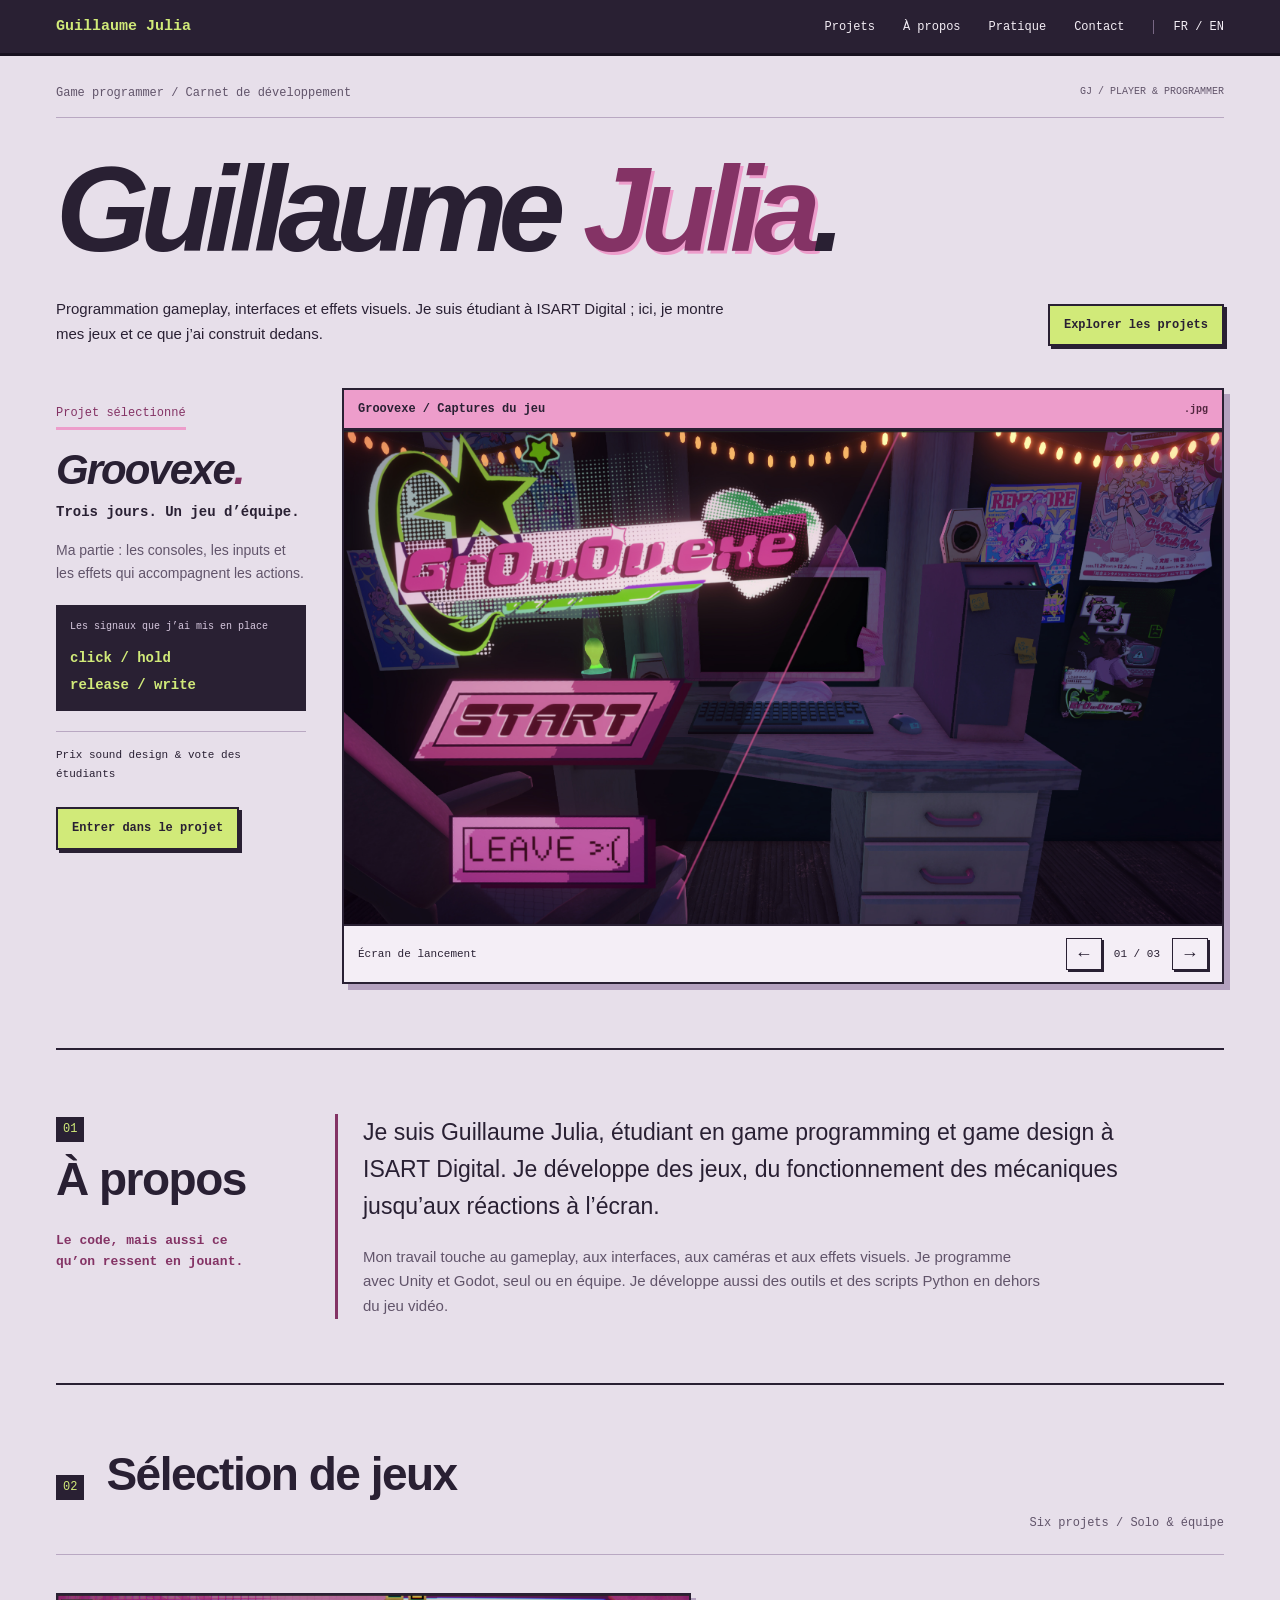
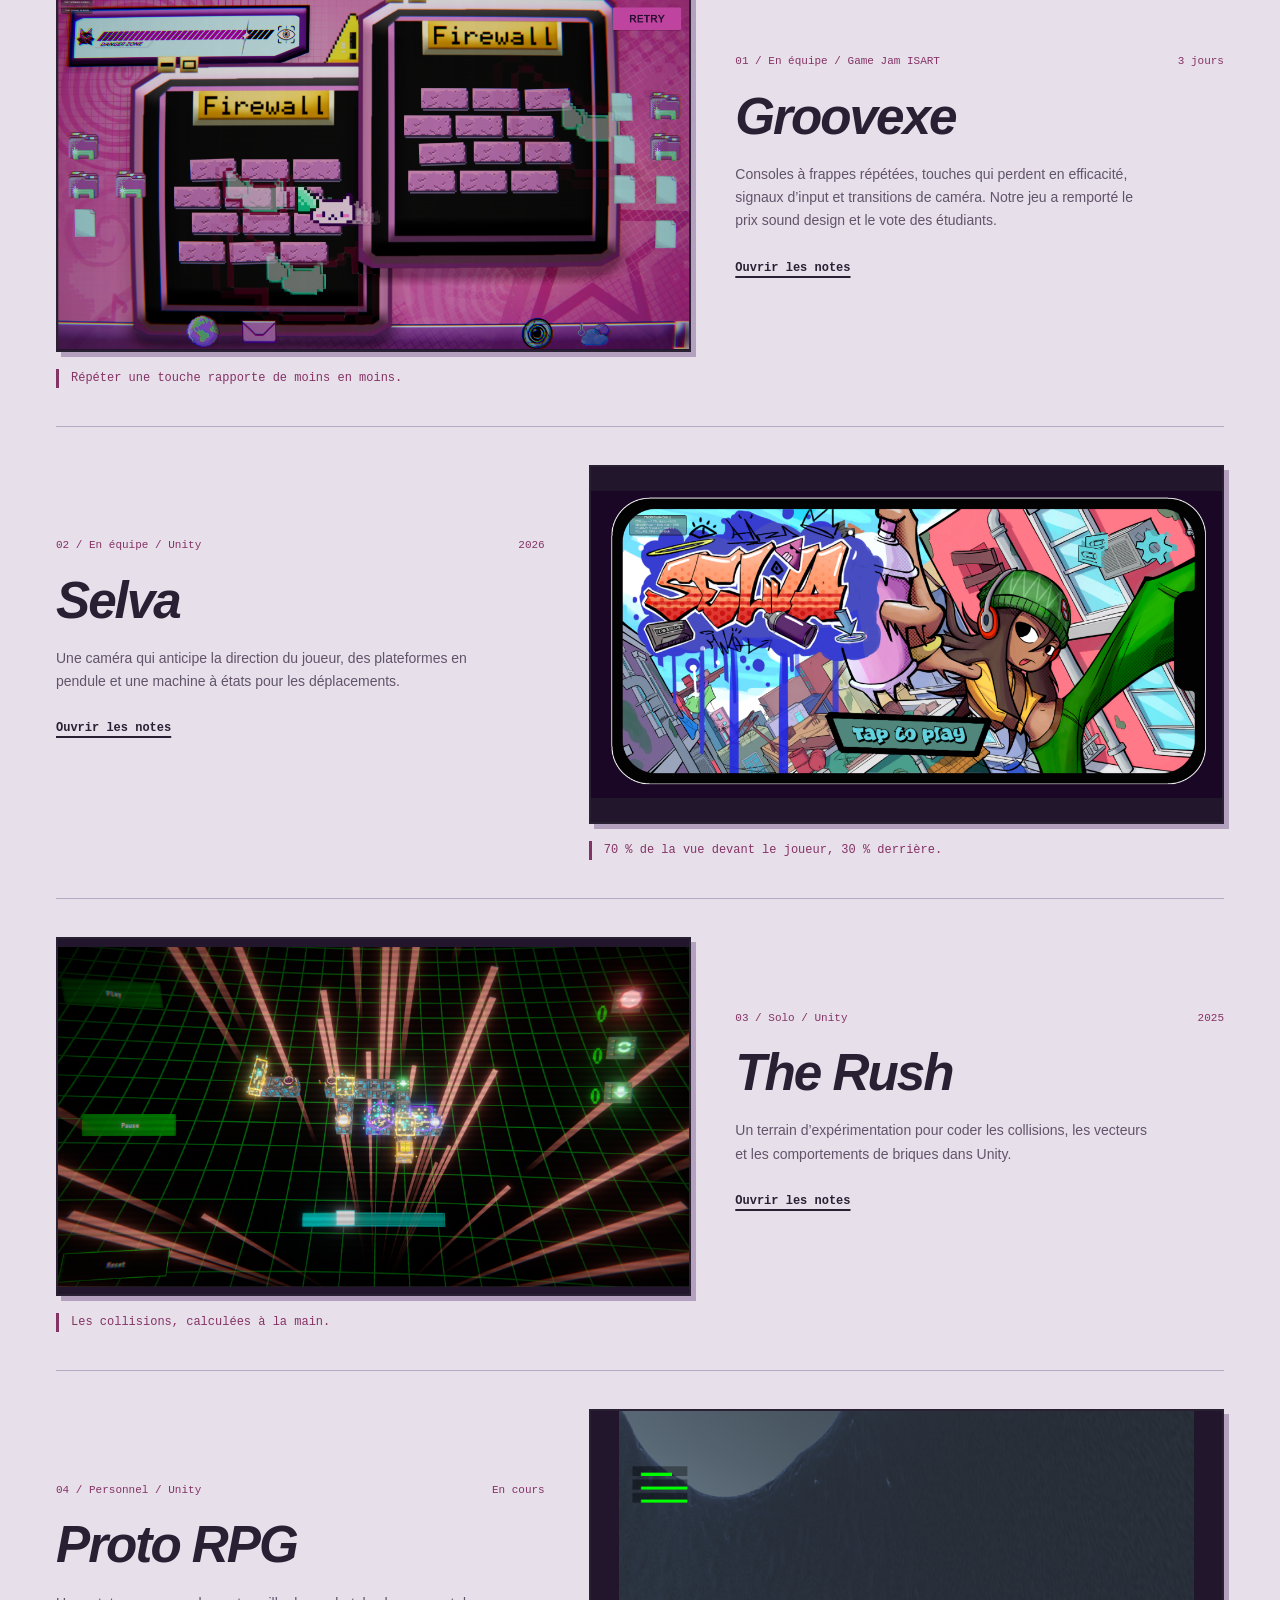
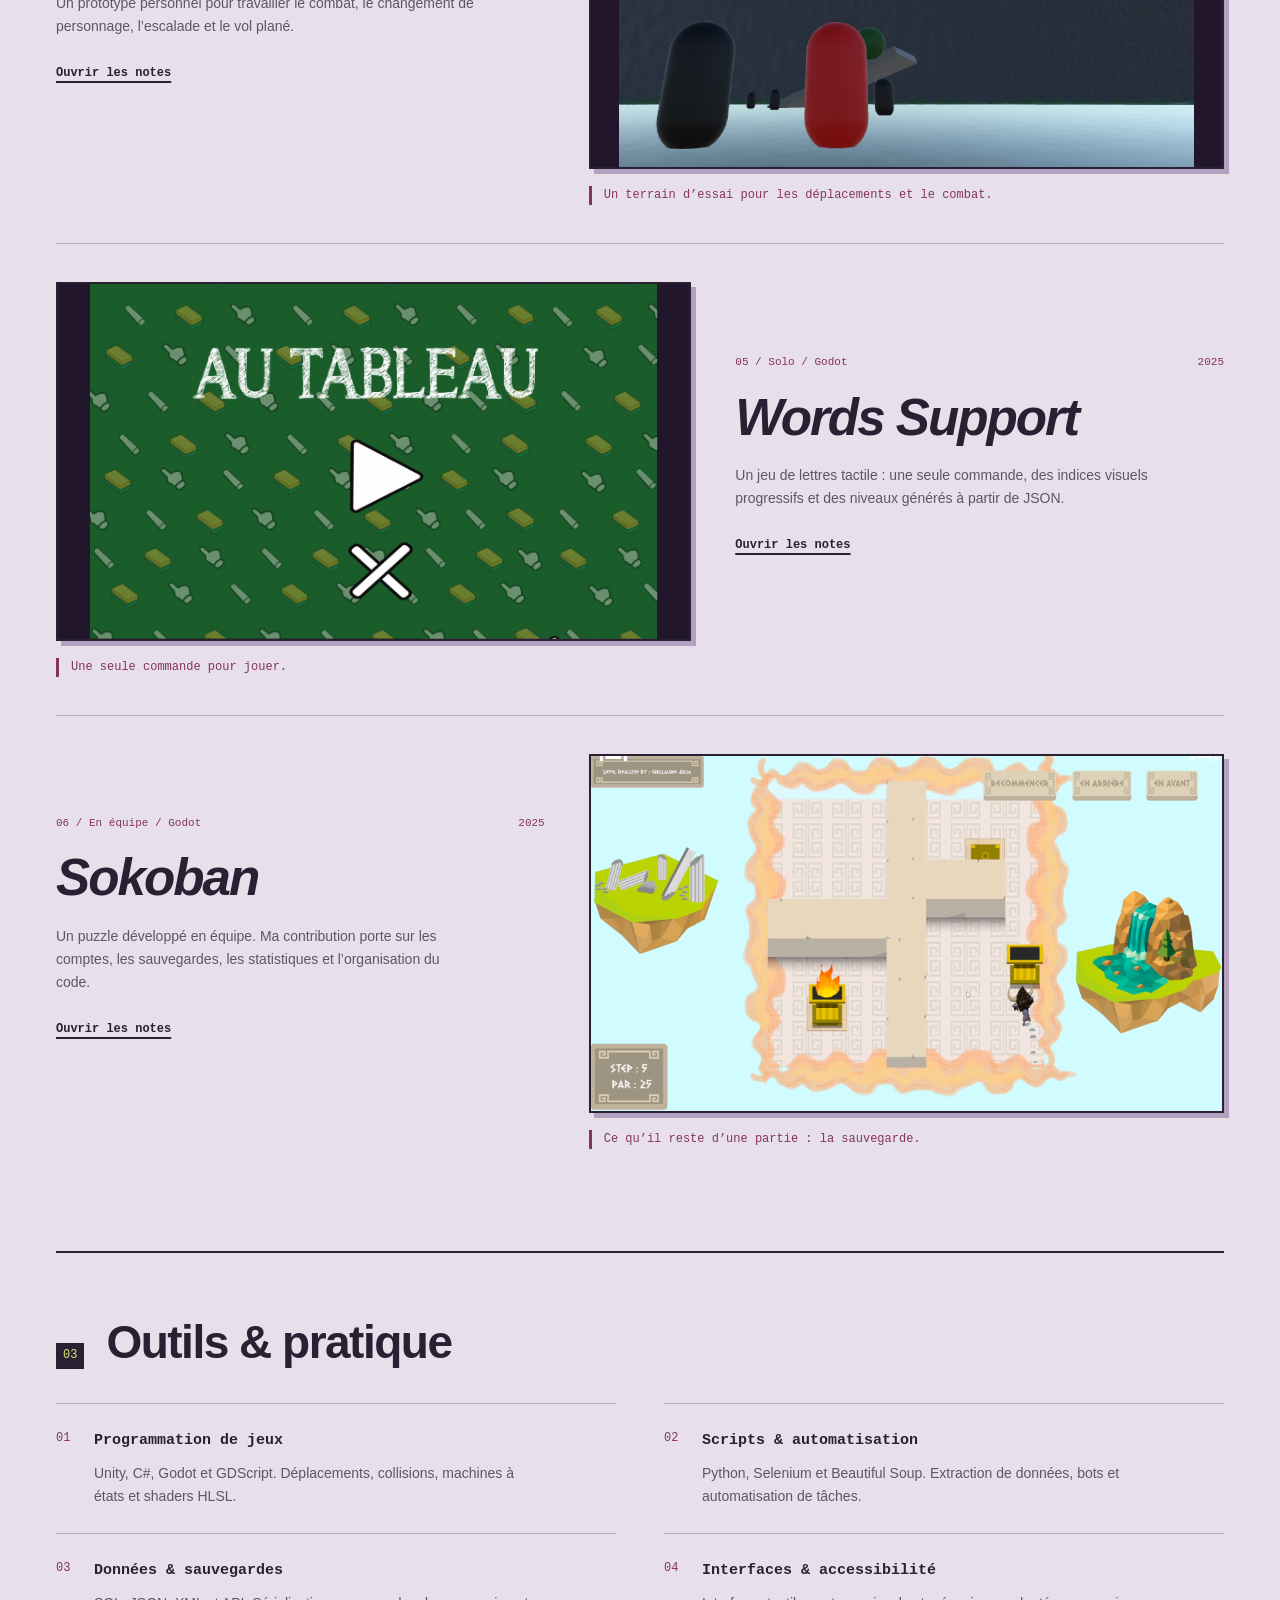
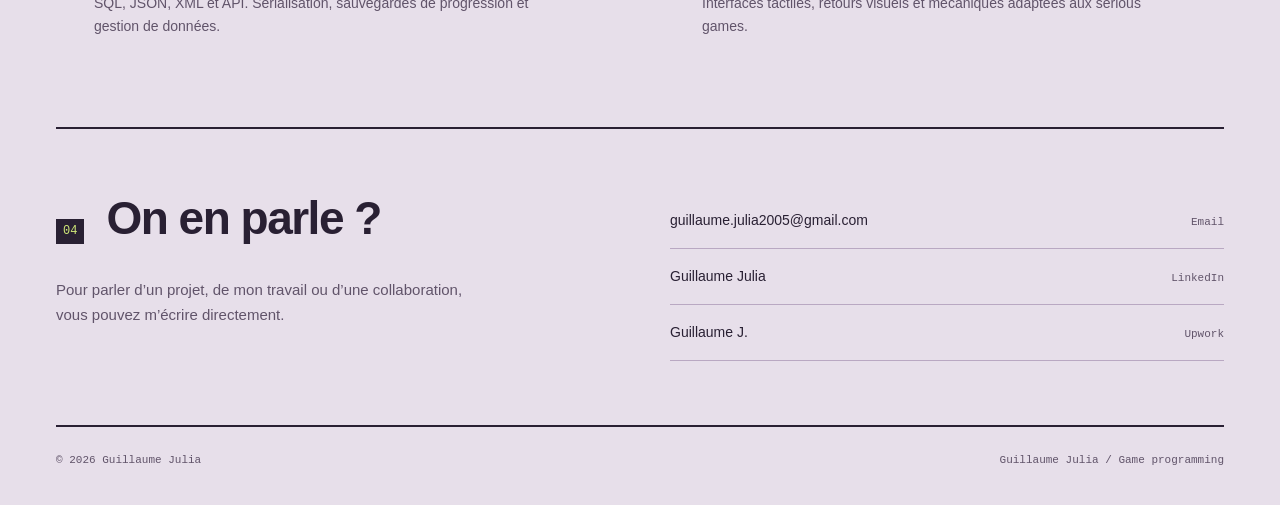
<file: index.html>
<!DOCTYPE html>
<html lang="fr">
<head>
<meta charset="UTF-8">
<meta name="viewport" content="width=device-width, initial-scale=1.0">
<meta name="description" content="Guillaume Julia, étudiant à ISART Digital. Projets de jeux, programmation gameplay et notes de développement.">
<title>Guillaume Julia | Carnet de développement</title>
<link rel="stylesheet" href="style.css">
<link rel="stylesheet" href="groovexe.css">
</head>
<body>
<nav class="navbar" aria-label="Navigation">
<a href="index.html" class="logo">Guillaume Julia</a>
<div class="nav-container">
<ul class="nav-links">
<li>
<a href="#projects" data-key="nav-work">Projets</a>
</li>
<li>
<a href="#about" data-key="nav-about">À propos</a>
</li>
<li>
<a href="#skills" data-key="nav-skills">Pratique</a>
</li>
<li>
<a href="#contact" data-key="nav-contact">Contact</a>
</li>
</ul>
<button class="lang-switch" id="lang-toggle" type="button" aria-label="Switch to English">FR / EN</button>
</div>
</nav>
<main>
<header class="hero" id="home">
<div class="masthead"><p class="eyebrow" data-key="eyebrow">Game programmer / Carnet de développement</p><span class="edition">GJ / PLAYER &amp; PROGRAMMER</span></div>
<h1 data-key="hero-title">Guillaume<span class="surname">Julia<span class="name-dot">.</span></span></h1>
<div class="hero-baseline"><p data-key="hero-desc">Programmation gameplay, interfaces et effets visuels. Je suis étudiant à ISART Digital ; ici, je montre mes jeux et ce que j’ai construit dedans.</p><a class="text-link" href="#projects" data-key="hero-btn">Explorer les projets</a></div>
<div class="cover-spread">
<aside class="cover-notes">
<p class="note-label" data-key="cover-label">Projet sélectionné</p>
<h2>Groovexe<span class="title-period">.</span></h2>
<p class="cover-line" data-key="cover-title">Trois jours. Un jeu d’équipe.</p>
<p class="cover-description" data-key="cover-note">Ma partie : les consoles, les inputs et les effets qui accompagnent les actions.</p>
<div class="input-note"><p data-key="cover-inputs">Les signaux que j’ai mis en place</p><code>click / hold<br>release / write</code></div>
<p class="award-note" data-key="groov-awards">Prix sound design & vote des étudiants</p>
<a href="projet.html?id=6" class="text-link" data-key="cover-open">Entrer dans le projet</a>
</aside>
<div class="capture-sheet" id="screenshot-viewer">
<div class="window-title"><span data-key="viewer-title">Groovexe / Captures du jeu</span><span class="window-file">.jpg</span></div>
<figure class="cover-main"><a href="projet.html?id=6"><img src="ClosingGeneral/Screenshots/Groovexe/GroovEXE_Screenshots/23_GroovEXE_SCREENSHOT_1.jpg" width="2331" height="1308" alt="Groovexe — écran de lancement" fetchpriority="high"></a>
<figcaption class="viewer-toolbar"><span class="viewer-caption" aria-live="polite">Écran de lancement</span><div class="viewer-controls"><button type="button" data-viewer-step="-1" aria-label="Capture précédente">←</button><span class="viewer-count">01 / 03</span><button type="button" data-viewer-step="1" aria-label="Capture suivante">→</button></div></figcaption></figure>
</div>
</div>
</header>
<section id="about" class="section about-layout">
<div class="section-heading">
<span class="section-number">01</span>
<h2 class="section-title" data-key="about-title">À propos</h2><p class="pencil-note" data-key="about-margin">Le code, mais aussi ce qu’on ressent en jouant.</p>
</div>
<div class="about-copy">
<p data-key="about-text">Je suis Guillaume Julia, étudiant en game programming et game design à ISART Digital. Je développe des jeux, du fonctionnement des mécaniques jusqu’aux réactions à l’écran.</p>
<p class="aside" data-key="about-aside">Mon travail touche au gameplay, aux interfaces, aux caméras et aux effets visuels. Je programme avec Unity et Godot, seul ou en équipe. Je développe aussi des outils et des scripts Python en dehors du jeu vidéo.</p>
</div>
</section>
<section id="projects" class="section">
<div class="section-heading">
<span class="section-number">02</span>
<h2 class="section-title" data-key="section-projects">Sélection de jeux</h2>
</div>
<p class="project-index" data-key="project-index">Six projets / Solo & équipe</p>
<div class="projects-grid">
<article class="project-card project-6">
<a class="project-image" href="projet.html?id=6"><img src="ClosingGeneral/Screenshots/Groovexe/GroovEXE_Screenshots/23_GroovEXE_SCREENSHOT_3.jpg" alt="Groovexe — capture de gameplay" loading="lazy"></a>
<div class="project-copy"><div class="project-meta"><span>01 / <span data-key="meta6">En équipe / Game Jam ISART</span></span><span data-key="jam-duration">3 jours</span></div>
<h3><a href="projet.html?id=6">Groovexe</a></h3><p data-key="p6-desc">Consoles à frappes répétées, touches qui perdent en efficacité, signaux d’input et transitions de caméra. Notre jeu a remporté le prix sound design et le vote des étudiants.</p><a class="text-link" href="projet.html?id=6" data-key="btn-case">Ouvrir les notes</a></div>
<p class="project-annotation" data-key="margin-6">Répéter une touche rapporte de moins en moins.</p></article>
<article class="project-card project-4">
<a class="project-image" href="projet.html?id=4">
<img src="ClosingGeneral/Screenshots/Platformer/Platformer1.png" alt="Selva — capture du jeu" loading="lazy">
</a>
<div class="project-copy">
<div class="project-meta">
<span>02 / <span data-key="meta4">En équipe / Unity</span>
</span>
<span>2026</span>
</div>
<h3>
<a href="projet.html?id=4">Selva</a>
</h3>
<p data-key="p4-desc">Une caméra qui anticipe la direction du joueur, des plateformes en pendule et une machine à états pour les déplacements.</p>
<a class="text-link" href="projet.html?id=4" data-key="btn-case">Ouvrir les notes</a>
</div>
<p class="project-annotation" data-key="margin-4">70 % de la vue devant le joueur, 30 % derrière.</p></article>
<article class="project-card project-1">
<a class="project-image" href="projet.html?id=1">
<img src="ClosingGeneral/Screenshots/Rush/Rush1.png" alt="The Rush — capture du jeu" loading="lazy">
</a>
<div class="project-copy">
<div class="project-meta">
<span>03 / <span data-key="meta1">Solo / Unity</span>
</span>
<span>2025</span>
</div>
<h3>
<a href="projet.html?id=1">The Rush</a>
</h3>
<p data-key="p1-desc">Un terrain d’expérimentation pour coder les collisions, les vecteurs et les comportements de briques dans Unity.</p>
<a class="text-link" href="projet.html?id=1" data-key="btn-case">Ouvrir les notes</a>
</div>
<p class="project-annotation" data-key="margin-1">Les collisions, calculées à la main.</p></article>
<article class="project-card project-5">
<a class="project-image" href="projet.html?id=5">
<img src="ClosingGeneral/Screenshots/Gacha/Gacha1.png" alt="Proto RPG — capture du jeu" loading="lazy">
</a>
<div class="project-copy">
<div class="project-meta">
<span>04 / <span data-key="meta5">Personnel / Unity</span>
</span>
<span data-key="wip">En cours</span>
</div>
<h3>
<a href="projet.html?id=5">Proto RPG</a>
</h3>
<p data-key="p5-desc">Un prototype personnel pour travailler le combat, le changement de personnage, l’escalade et le vol plané.</p>
<a class="text-link" href="projet.html?id=5" data-key="btn-case">Ouvrir les notes</a>
</div>
<p class="project-annotation" data-key="margin-5">Un terrain d’essai pour les déplacements et le combat.</p></article>
<article class="project-card project-2">
<a class="project-image" href="projet.html?id=2">
<img src="ClosingGeneral/Screenshots/OneButton/OneButtonGame1.png" alt="Words Support — capture du jeu" loading="lazy">
</a>
<div class="project-copy">
<div class="project-meta">
<span>05 / <span data-key="meta2">Solo / Godot</span>
</span>
<span>2025</span>
</div>
<h3>
<a href="projet.html?id=2">Words Support</a>
</h3>
<p data-key="p2-desc">Un jeu de lettres tactile : une seule commande, des indices visuels progressifs et des niveaux générés à partir de JSON.</p>
<a class="text-link" href="projet.html?id=2" data-key="btn-case">Ouvrir les notes</a>
</div>
<p class="project-annotation" data-key="margin-2">Une seule commande pour jouer.</p></article>
<article class="project-card project-3">
<a class="project-image" href="projet.html?id=3">
<img src="ClosingGeneral/Screenshots/Sokoban/Sokoban4.png" alt="Sokoban — capture du jeu" loading="lazy">
</a>
<div class="project-copy">
<div class="project-meta">
<span>06 / <span data-key="meta3">En équipe / Godot</span>
</span>
<span>2025</span>
</div>
<h3>
<a href="projet.html?id=3">Sokoban</a>
</h3>
<p data-key="p3-desc">Un puzzle développé en équipe. Ma contribution porte sur les comptes, les sauvegardes, les statistiques et l’organisation du code.</p>
<a class="text-link" href="projet.html?id=3" data-key="btn-case">Ouvrir les notes</a>
</div>
<p class="project-annotation" data-key="margin-3">Ce qu’il reste d’une partie : la sauvegarde.</p></article>
</div>
</section>
<section id="skills" class="section">
<div class="section-heading">
<span class="section-number">03</span>
<h2 class="section-title" data-key="section-skills">Outils & pratique</h2>
</div>
<div class="skills-grid">
<div class="skill-row">
<span class="section-number">01</span>
<div>
<h3 data-key="skill-game-title">Programmation de jeux</h3>
<p data-key="skill-game-desc">Unity, C#, Godot et GDScript. Déplacements, collisions, machines à états et shaders HLSL.</p>
</div>
</div>
<div class="skill-row">
<span class="section-number">02</span>
<div>
<h3 data-key="skill-auto-title">Scripts & automatisation</h3>
<p data-key="skill-auto-desc">Python, Selenium et Beautiful Soup. Extraction de données, bots et automatisation de tâches.</p>
</div>
</div>
<div class="skill-row">
<span class="section-number">03</span>
<div>
<h3 data-key="skill-data-title">Données & sauvegardes</h3>
<p data-key="skill-data-desc">SQL, JSON, XML et API. Sérialisation, sauvegardes de progression et gestion de données.</p>
</div>
</div>
<div class="skill-row">
<span class="section-number">04</span>
<div>
<h3 data-key="skill-ux-title">Interfaces & accessibilité</h3>
<p data-key="skill-ux-desc">Interfaces tactiles, retours visuels et mécaniques adaptées aux serious games.</p>
</div>
</div>
</div>
</section>
<section id="contact" class="section contact-layout">
<div>
<div class="section-heading">
<span class="section-number">04</span>
<h2 class="section-title" data-key="contact-title">On en parle ?</h2>
</div>
<p data-key="contact-desc">Pour parler d’un projet, de mon travail ou d’une collaboration, vous pouvez m’écrire directement.</p>
</div>
<ul class="contact-links">
<li>
<a href="mailto:guillaume.julia2005@gmail.com">guillaume.julia2005@gmail.com<span>Email</span>
</a>
</li>
<li>
<a href="https://www.linkedin.com/in/guillaume-julia-a1200836b/" target="_blank" rel="noopener noreferrer">Guillaume Julia<span>LinkedIn</span>
</a>
</li>
<li>
<a href="https://www.upwork.com/freelancers/~01dd843549e33586c9?mp_source=share" target="_blank" rel="noopener noreferrer">Guillaume J.<span>Upwork</span>
</a>
</li>
</ul>
</section>
</main>
<footer>
<span>© 2026 Guillaume Julia</span>
<span data-key="footer-note">Guillaume Julia / Game programming</span>
</footer>
<script src="script.js">
</script>
</body>
</html>
</file>
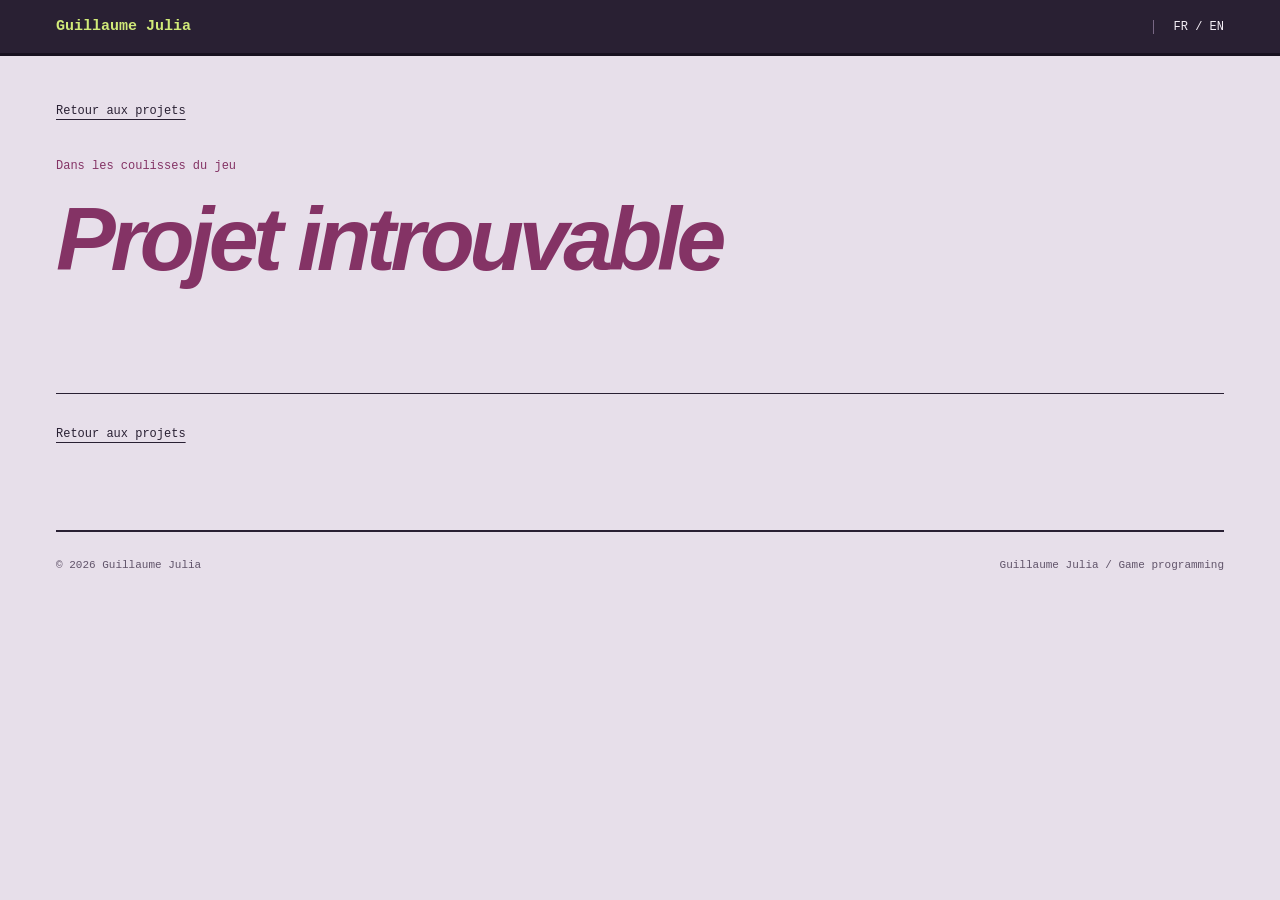
<file: projet.html>
<!DOCTYPE html>
<html lang="fr">
<head>
<meta charset="UTF-8">
<meta name="viewport" content="width=device-width, initial-scale=1.0">
<meta name="description" content="Guillaume Julia, étudiant à ISART Digital. Projets de jeux, programmation gameplay et notes de développement.">
<title>Projet | Guillaume Julia</title>
<link rel="stylesheet" href="style.css">
<link rel="stylesheet" href="groovexe.css">
</head>
<body>
<nav class="navbar" aria-label="Navigation">
<a href="index.html" class="logo">Guillaume Julia</a>
<div class="nav-container">
<button class="lang-switch" id="lang-toggle" type="button" aria-label="Switch to English">FR / EN</button>
</div>
</nav>
<header class="project-header">
<a class="text-link" href="index.html#projects" data-key="back">Retour aux projets</a>
<p class="eyebrow" data-key="project-notes">Notes de développement</p>
<h1 id="project-title">Projet</h1>
<div id="project-date" class="project-meta-date">
</div>
<div id="tags" class="tags">
</div>
</header>
<div class="project-video" id="video-container">
</div>
<main class="project-container">
<div id="features-container">
</div>
<div class="project-end">
<a class="text-link" href="index.html#projects" data-key="back">Retour aux projets</a>
</div>
<noscript>Activez JavaScript pour consulter les notes de ce projet.</noscript>
</main>
<footer>
<span>© 2026 Guillaume Julia</span>
<span data-key="footer-note">Jeux, prototypes & notes de travail</span>
</footer>
<script src="script.js">
</script>
</body>
</html>
</file>
<file: style.css>
:root {
    --paper: #eeeae0;
    --ink: #292621;
    --muted: #666158;
    --line: #bdb6a8;
    --accent: #9b304c;
    --mono: 'Courier New', monospace;
    --serif: Georgia, 'Times New Roman', serif;
    --content: 1260px;
}
* { box-sizing: border-box; }
html { scroll-padding-top: 28px; }
body { margin: 0; background: var(--paper); color: var(--ink); font: 16px/1.65 Arial, Helvetica, sans-serif; }
a { color: inherit; text-underline-offset: 5px; }
a:hover { color: var(--accent); }
a:focus-visible, button:focus-visible { outline: 2px solid var(--accent); outline-offset: 6px; }
button { font: inherit; }
img { display: block; max-width: 100%; height: auto; }
h1, h2, h3, p, figure { margin: 0; }
h1, h2, h3 { font-weight: 400; }
main, .navbar, footer, .project-header, .project-video, .project-container, #project-gallery { width: min(var(--content), calc(100% - 112px)); margin-inline: auto; }
.navbar { display: flex; justify-content: space-between; align-items: center; gap: 24px; padding: 22px 0; border-bottom: 1px solid var(--ink); }
.logo { text-decoration: none; font: bold 14px var(--mono); }
.nav-container, .nav-links { display: flex; align-items: center; gap: 28px; }
.nav-links { list-style: none; padding: 0; margin: 0; font: 12px var(--mono); }
.nav-links a { text-decoration: none; }
.nav-links a:hover { text-decoration: underline; }
.lang-switch { background: none; border: 0; border-left: 1px solid var(--line); padding: 0 0 0 20px; font: 12px var(--mono); cursor: pointer; color: var(--ink); }
.eyebrow, .edition, .note-label, .section-number, .project-index, .project-meta, .project-meta-date, .tags { font: 12px/1.6 var(--mono); }
.eyebrow, .edition, .note-label, .project-index, .project-meta, .project-meta-date, .tags { color: var(--muted); }
.hero { padding: 24px 0 64px; }
.masthead { display: flex; justify-content: space-between; gap: 20px; }
.hero h1 { font: 800 clamp(68px, 10.7vw, 148px)/1.02 Arial, Helvetica, sans-serif; letter-spacing: -.085em; padding: 17px 0 22px; }
.surname { font: italic 400 1.12em/.9 var(--serif); letter-spacing: -.075em; color: var(--accent); padding-right: .08em; }
.hero-baseline { display: flex; justify-content: space-between; align-items: end; gap: 40px; border-top: 3px solid var(--ink); padding: 18px 0 36px; }
.hero-baseline p { max-width: 660px; font-size: 15px; }
.text-link { display: inline-block; font: 12px/1.7 var(--mono); text-decoration-thickness: 1px; }
.hero-baseline .text-link { white-space: nowrap; }
.cover-spread { display: grid; grid-template-columns: 235px minmax(0, 1fr); gap: 44px; align-items: start; }
.cover-notes { padding-top: 22px; }
.cover-notes .note-label { color: var(--accent); }
.cover-notes h2 { font-size: 43px; letter-spacing: -2px; line-height: 1.2; font-weight: 700; margin: 15px 0 5px; }
.title-period { color: var(--accent); }
.cover-line { font: italic 20px/1.3 var(--serif); margin-bottom: 24px; }
.cover-description { font-size: 14px; color: var(--muted); }
.input-note { margin: 25px 0; border-left: 2px solid var(--accent); padding-left: 13px; }
.input-note p { font: 10px/1.6 var(--mono); color: var(--muted); margin-bottom: 9px; }
.input-note code { font: 14px/1.6 var(--mono); }
.award-note { font: 11px/1.7 var(--mono); padding: 14px 0; border-top: 1px solid var(--line); margin-bottom: 15px; }
.capture-sheet { background: #faf8f1; border: 1px solid #d2cbbd; padding: 16px 16px 20px; box-shadow: 4px 5px 0 #dbd4c5; }
.cover-main img { width: 100%; }
.capture-sheet figcaption { font: 10px/1.6 var(--mono); color: var(--muted); margin-top: 8px; }
.capture-bottom { display: grid; grid-template-columns: 1fr 1.2fr; gap: 26px; align-items: center; margin-top: 23px; }
.pencil-note { font: italic 23px/1.3 var(--serif); color: var(--accent); }
.capture-bottom .pencil-note { max-width: 210px; padding: 0 8px 0 20px; border-left: 1px solid var(--accent); }
.cover-detail img { width: 100%; }
.section { padding: 64px 0; border-top: 1px solid var(--ink); }
.section-heading { display: flex; align-items: baseline; gap: 22px; margin-bottom: 34px; }
.section-number { color: var(--accent); }
.section-title { font: 700 clamp(30px, 3.6vw, 46px)/1.12 Arial, Helvetica, sans-serif; letter-spacing: -2px; }
.about-layout { display: grid; grid-template-columns: 235px minmax(0, 1fr); gap: 44px; }
.about-layout .section-heading { display: block; margin: 0; }
.about-layout .section-number { display: block; margin-bottom: 12px; }
.about-layout .pencil-note { font-size: 21px; max-width: 195px; margin: 25px 0 0; }
.about-copy { max-width: 820px; padding-left: 25px; border-left: 1px solid var(--accent); }
.about-copy > p:first-child { font: 26px/1.55 var(--serif); }
.about-copy .aside { margin-top: 20px; max-width: 680px; color: var(--muted); font-size: 15px; }
.project-index { text-align: right; margin-top: -20px; padding-bottom: 20px; }
.projects-grid { display: grid; gap: 0; }
.project-card { position: relative; display: grid; grid-template-columns: minmax(0, 1.3fr) minmax(0, 1fr); column-gap: 44px; padding: 38px 0; border-top: 1px solid var(--line); min-width: 0; }
.project-image { display: block; grid-column: 1; grid-row: 1; align-self: start; background: #d8d1c4; }
.project-image img { width: 100%; aspect-ratio: 16/9; object-fit: contain; }
.project-copy { grid-column: 2; grid-row: 1; align-self: center; padding-bottom: 12px; }
.project-meta { display: flex; justify-content: space-between; flex-wrap: wrap; gap: 8px; font-size: 11px; }
.project-card h3 { font-size: clamp(32px, 4vw, 52px); font-weight: 700; letter-spacing: -2px; line-height: 1.1; margin: 18px 0; }
.project-card h3 a { text-decoration: none; }
.project-card h3 a:hover { text-decoration: underline; text-decoration-thickness: 2px; }
.project-copy > p { max-width: 420px; font-size: 14px; color: var(--muted); margin-bottom: 20px; }
.project-annotation { grid-column: 1; font: italic 18px/1.4 var(--serif); color: var(--accent); margin-top: 12px; padding-left: 18px; border-left: 1px solid var(--accent); }
.project-card:nth-child(even) { grid-template-columns: minmax(0, 1fr) minmax(0, 1.3fr); }
.project-card:nth-child(even) .project-image, .project-card:nth-child(even) .project-annotation { grid-column: 2; }
.project-card:nth-child(even) .project-copy { grid-column: 1; }
.skills-grid { display: grid; grid-template-columns: 1fr 1fr; gap: 0 48px; }
.skill-row { display: grid; grid-template-columns: 38px 1fr; padding: 25px 0; border-top: 1px solid var(--line); }
.skill-row h3 { font-size: 17px; font-weight: 600; margin-bottom: 8px; }
.skill-row p { font-size: 14px; color: var(--muted); max-width: 440px; }
.contact-layout { display: grid; grid-template-columns: 1fr 1fr; gap: 60px; }
.contact-layout p { max-width: 420px; color: var(--muted); margin-top: 18px; font-size: 15px; }
.contact-links { list-style: none; padding: 0; margin: 0; }
.contact-links li { border-bottom: 1px solid var(--line); }
.contact-links a { display: flex; justify-content: space-between; gap: 18px; padding: 16px 0; text-decoration: none; font-size: 14px; overflow-wrap: anywhere; }
.contact-links a:hover { text-decoration: underline; }
.contact-links span { font: 11px/1.6 var(--mono); color: var(--muted); flex-shrink: 0; padding-top: 5px; }
footer { display: flex; justify-content: space-between; gap: 20px; padding: 25px 0 35px; border-top: 3px solid var(--ink); font: 11px/1.6 var(--mono); color: var(--muted); }
/* Each project is an open chapter, with its own captures and technical notes. */
.project-header { padding-block: 40px 38px; }
.project-header .text-link { margin-bottom: 36px; }
.project-header .eyebrow { color: var(--accent); margin-bottom: 15px; }
.project-header h1 { font: 700 clamp(44px, 7vw, 94px)/1.05 Arial, Helvetica, sans-serif; letter-spacing: -.06em; margin-bottom: 24px; }
.project-meta-date { margin-bottom: 12px; }
.tags { display: flex; flex-wrap: wrap; gap: 8px 20px; }
#project-intro { max-width: 800px; margin-top: 26px; font: 21px/1.65 var(--serif); border-left: 2px solid var(--accent); padding-left: 20px; }
.project-video { margin-bottom: 45px; }
.video-wrapper { aspect-ratio: 16/9; background: #d8d1c4; }
.video-wrapper iframe { width: 100%; height: 100%; border: 0; }
#project-gallery { margin-bottom: 55px; display: grid; grid-template-columns: repeat(3, minmax(0, 1fr)); gap: 24px; padding: 18px; background: #faf8f1; border: 1px solid #d2cbbd; }
#project-gallery:empty { display: none; }
#project-gallery figcaption, .feature-image figcaption { font: 11px/1.6 var(--mono); color: var(--muted); margin-top: 10px; }
.project-container { padding-bottom: 40px; }
.feature-block { display: grid; grid-template-columns: minmax(0, 1fr) minmax(0, 1.7fr); gap: 50px; border-top: 1px solid var(--line); padding: 35px 0 55px; align-items: start; }
.note-label { color: var(--accent); }
.feature-text h2 { font: 700 28px/1.2 Arial, Helvetica, sans-serif; letter-spacing: -1px; margin: 15px 0; }
.feature-text p { font-size: 15px; color: var(--muted); }
.feature-image img { width: 100%; height: auto; }
.feature-block.text-only { grid-template-columns: 1fr; }
.text-only .feature-text { display: grid; grid-template-columns: 235px minmax(0, 1fr); gap: 0 44px; }
.text-only .feature-text .note-label { grid-column: 1; }
.text-only .feature-text h2 { grid-column: 1; margin-top: 12px; font-size: 25px; }
.text-only .feature-text p { grid-column: 2; grid-row: 1 / 3; max-width: 760px; font: 21px/1.65 var(--serif); padding-left: 25px; border-left: 1px solid var(--accent); }
.project-end { padding: 25px 0 45px; border-top: 1px solid var(--ink); }
@media (max-width: 1000px) {
    main, .navbar, footer, .project-header, .project-video, .project-container, #project-gallery { width: calc(100% - 64px); }
    .cover-spread, .about-layout { grid-template-columns: 200px minmax(0, 1fr); gap: 28px; }
    .cover-notes h2 { font-size: 36px; }
    .cover-notes { padding-top: 0; }
    .capture-bottom { grid-template-columns: 1fr; gap: 20px; }
    .capture-bottom .pencil-note { max-width: none; font-size: 19px; }
    .cover-detail { width: 70%; margin-left: auto; }
    .project-card, .project-card:nth-child(even) { column-gap: 28px; }
    .hero-baseline p { max-width: 540px; }
}
@media (max-width: 700px) {
    main, .navbar, footer, .project-header, .project-video, .project-container, #project-gallery { width: calc(100% - 36px); }
    .navbar { flex-wrap: wrap; gap: 18px; }
    .nav-container { width: 100%; justify-content: space-between; gap: 12px; }
    .nav-links { gap: 18px; font-size: 11px; }
    .lang-switch { padding-left: 12px; font-size: 11px; }
    .hero { padding-bottom: 44px; }
    .hero h1 { font-size: clamp(57px, 11.5vw, 82px); padding: 25px 0; }
    .masthead { gap: 12px; }
    .eyebrow, .edition { font-size: 10px; }
    .edition { white-space: nowrap; }
    .hero-baseline { display: block; padding-bottom: 28px; }
    .hero-baseline p { font-size: 14px; }
    .hero-baseline .text-link { margin-top: 14px; }
    .cover-spread { grid-template-columns: 1fr; gap: 25px; }
    .cover-notes { display: grid; grid-template-columns: 1fr 1fr; gap: 0 22px; }
    .cover-notes .note-label, .cover-notes h2, .cover-line, .cover-description { grid-column: 1; }
    .cover-notes h2 { margin: 9px 0; font-size: 34px; }
    .cover-line { margin-bottom: 12px; font-size: 19px; }
    .cover-description { font-size: 13px; }
    .input-note { grid-column: 2; grid-row: 1 / 4; margin: 0 0 20px; align-self: start; }
    .award-note { grid-column: 2; grid-row: 4; font-size: 10px; margin: 0; }
    .cover-notes .text-link { grid-column: 1 / -1; margin-top: 15px; justify-self: start; }
    .capture-sheet { padding: 10px; box-shadow: 3px 3px 0 #dbd4c5; }
    .capture-bottom { grid-template-columns: 1fr 1.2fr; gap: 12px; margin-top: 16px; }
    .capture-bottom .pencil-note { font-size: 17px; padding-left: 10px; }
    .cover-detail { width: 100%; }
    .capture-sheet figcaption { font-size: 9px; }
    .section { padding: 42px 0; }
    .section-title { font-size: 32px; letter-spacing: -1px; }
    .about-layout { grid-template-columns: 1fr; gap: 25px; }
    .about-layout .section-heading { display: grid; grid-template-columns: 24px 1fr; gap: 10px; align-items: baseline; }
    .about-layout .section-number { margin: 0; }
    .about-layout .pencil-note { grid-column: 2; max-width: none; font-size: 19px; margin: 0; }
    .about-copy { padding-left: 17px; }
    .about-copy > p:first-child { font-size: 22px; }
    .project-index { text-align: left; font-size: 10px; margin-top: -15px; }
    .project-card, .project-card:nth-child(even) { display: flex; flex-direction: column; gap: 0; padding: 26px 0; }
    .project-image { width: 100%; }
    .project-copy { padding-top: 20px; width: 100%; }
    .project-card h3 { font-size: 38px; margin: 12px 0; }
    .project-annotation { margin-top: 6px; font-size: 17px; }
    .skills-grid, .contact-layout { grid-template-columns: 1fr; gap: 0; }
    .contact-links { margin-top: 20px; }
    .contact-links a { font-size: 12px; }
    footer { font-size: 10px; }
    .feature-block { grid-template-columns: 1fr; gap: 24px; }
    .text-only .feature-text { display: block; }
    .text-only .feature-text p { font-size: 18px; padding-left: 17px; }
    .project-header h1 { font-size: 52px; }
    #project-intro { font-size: 18px; }
    #project-gallery { grid-template-columns: 1fr; padding: 12px; }
}
@media (prefers-reduced-motion: no-preference) {
    .project-image img { transition: filter 180ms ease; }
    .project-image:hover img { filter: brightness(1.06); }
}
</file>
<file: groovexe.css>
/* Interface palette drawn from Groovexe's pink consoles and green details. */
:root {
    --paper: #e7dfea;
    --ink: #292033;
    --muted: #61546a;
    --line: #b9a8c2;
    --accent: #843365;
    --pink: #ed9dcb;
    --lime: #d1ea79;
    --panel: #f4eef6;
    --serif: Arial, Helvetica, sans-serif;
}
body { background: var(--paper); }
.navbar { width: 100%; padding: 18px max(56px, calc((100% - var(--content)) / 2)); background: var(--ink); color: var(--panel); border-bottom: 3px solid #17111f; }
.logo { color: var(--lime); font-size: 15px; }
.nav-links a:hover { color: var(--lime); }
.lang-switch { color: var(--panel); border-color: #786784; }
.hero { padding-top: 28px; }
.masthead { padding-bottom: 14px; border-bottom: 1px solid var(--line); }
.edition { font-size: 10px; }
.hero h1 { display: flex; flex-wrap: wrap; align-items: baseline; gap: 0 .22em; padding: 30px 0 26px; font: italic 900 clamp(64px, 9.4vw, 130px)/1.02 Arial, Helvetica, sans-serif; letter-spacing: -.075em; }
.surname { color: var(--accent); font: inherit; letter-spacing: inherit; padding-right: .12em; text-shadow: 3px 3px 0 var(--pink); }
.name-dot { color: var(--ink); text-shadow: none; }
.hero-baseline { border-top: 0; padding-top: 0; margin-bottom: 6px; }
.hero-baseline p { max-width: 690px; }
.hero-baseline .text-link, .cover-notes > .text-link { background: var(--lime); border: 2px solid var(--ink); box-shadow: 3px 3px 0 var(--ink); color: var(--ink); padding: 9px 14px; text-decoration: none; font-weight: 700; }
.hero-baseline .text-link:hover, .cover-notes > .text-link:hover { background: #e2f3a8; }
.hero-baseline .text-link:active, .cover-notes > .text-link:active { transform: translate(2px, 2px); box-shadow: 1px 1px 0 var(--ink); }
.cover-spread { grid-template-columns: 250px minmax(0, 1fr); gap: 36px; align-items: start; }
.cover-notes { padding: 10px 0 0; }
.cover-notes .note-label { display: inline-block; border-bottom: 3px solid var(--pink); padding-bottom: 3px; }
.cover-notes h2 { font-style: italic; font-weight: 900; font-size: 42px; }
.cover-line { font: 700 14px/1.5 var(--mono); margin-top: 7px; margin-bottom: 16px; }
.cover-description { font-size: 14px; }
.input-note { background: var(--ink); color: var(--lime); border: 0; padding: 14px; margin: 20px 0; }
.input-note p { color: #d7c8df; }
.input-note code { font-weight: 700; }
.award-note { border-top: 1px solid var(--line); margin-bottom: 10px; }
.capture-sheet { padding: 0; background: var(--panel); border: 2px solid var(--ink); box-shadow: 6px 6px 0 #b4a1bf; min-width: 0; }
.window-title { background: var(--pink); border-bottom: 2px solid var(--ink); display: flex; align-items: center; justify-content: space-between; gap: 16px; padding: 10px 14px; font: bold 12px/1.5 var(--mono); }
.window-file { font-size: 10px; color: #52263f; }
.cover-main img { width: 100%; aspect-ratio: 16/9; object-fit: contain; background: #21162c; }
.capture-sheet .viewer-toolbar { display: flex; justify-content: space-between; align-items: center; gap: 15px; padding: 12px 14px; margin: 0; color: var(--ink); font: 11px/1.5 var(--mono); border-top: 2px solid var(--ink); }
.viewer-controls { display: flex; align-items: center; gap: 12px; flex-shrink: 0; }
.viewer-controls button { width: 36px; height: 32px; border: 1px solid var(--ink); box-shadow: 2px 2px 0 var(--ink); background: var(--panel); color: var(--ink); font: 18px/1 var(--mono); cursor: pointer; }
.viewer-controls button:hover { background: var(--lime); }
.viewer-controls button:active { transform: translate(1px, 1px); box-shadow: 1px 1px 0 var(--ink); }
.section { border-top: 2px solid var(--ink); }
.section-number { background: var(--ink); color: var(--lime); padding: 3px 7px; display: inline-block; }
.section-title { font-weight: 800; letter-spacing: -1.5px; }
.about-layout .section-number { display: inline-block; }
.about-layout .pencil-note { font: bold 13px/1.6 var(--mono); }
.about-copy { border-left: 3px solid var(--accent); }
.about-copy > p:first-child { font: 23px/1.6 Arial, Helvetica, sans-serif; }
.project-card h3 { font-style: italic; font-weight: 900; }
.project-image { border: 2px solid var(--ink); box-shadow: 5px 5px 0 #b4a1bf; background: #21162c; }
.project-annotation { font: 12px/1.6 var(--mono); border-left: 3px solid var(--accent); padding-left: 12px; margin-top: 17px; }
.project-copy .text-link { font-weight: 700; text-decoration-thickness: 2px; }
.project-copy .text-link:hover { background: var(--lime); color: var(--ink); }
.project-meta { color: var(--accent); }
.skill-row h3 { font-family: var(--mono); font-size: 15px; }
.skill-row .section-number { background: none; color: var(--accent); padding: 0; }
.contact-links a:hover { color: var(--ink); background: #dce5b1; }
.project-header h1 { font-style: italic; font-weight: 900; color: var(--accent); }
#project-intro { font: 18px/1.7 Arial, Helvetica, sans-serif; }
.video-wrapper { border: 2px solid var(--ink); box-shadow: 5px 5px 0 #b4a1bf; }
#project-gallery { background: var(--panel); border: 2px solid var(--ink); box-shadow: 5px 5px 0 #b4a1bf; }
.feature-image { border: 2px solid var(--ink); padding: 8px; background: var(--panel); }
.feature-text h2 { font-weight: 800; }
.text-only .feature-text p { font: 18px/1.7 Arial, Helvetica, sans-serif; }
footer { border-top-width: 2px; }
@media (max-width: 1000px) {
    .navbar { padding-inline: 32px; }
    .cover-spread { grid-template-columns: 210px minmax(0, 1fr); gap: 25px; }
    .cover-notes h2 { font-size: 35px; }
    .hero-baseline p { max-width: 500px; }
}
@media (max-width: 700px) {
    .navbar { padding: 18px; }
    .hero { padding-top: 22px; }
    .hero h1 { font-size: clamp(57px, 11.5vw, 82px); gap: 0 .2em; padding: 24px 0; }
    .masthead { flex-wrap: wrap; gap: 5px 15px; }
    .hero-baseline .text-link { margin-top: 20px; }
    .cover-spread { grid-template-columns: 1fr; gap: 28px; }
    .cover-notes { padding: 0; grid-template-columns: minmax(0, 1fr) minmax(0, 1fr); gap: 0 16px; }
    .cover-notes .note-label { justify-self: start; font-size: 10px; }
    .cover-notes h2 { font-size: 31px; }
    .cover-line { font-size: 12px; }
    .cover-description { font-size: 13px; }
    .input-note { padding: 10px; margin: 0 0 18px; }
    .input-note p { font-size: 9px; }
    .input-note code { font-size: 12px; }
    .cover-notes > .text-link { justify-self: start; margin-top: 18px; }
    .capture-sheet { box-shadow: 3px 3px 0 #b4a1bf; }
    .window-title { padding: 8px 10px; font-size: 10px; }
    .capture-sheet .viewer-toolbar { padding: 10px; gap: 10px; font-size: 10px; }
    .viewer-controls { gap: 8px; }
    .viewer-controls button { width: 32px; }
    .viewer-count { font-size: 10px; white-space: nowrap; }
    .about-copy > p:first-child { font-size: 20px; }
    .about-layout .section-heading { grid-template-columns: 35px 1fr; }
    .about-layout .pencil-note { font-size: 12px; }
    .project-card h3 { font-size: 36px; }
    .project-annotation { font-size: 11px; }
    .text-only .feature-text p { font-size: 16px; }
}
</file>
